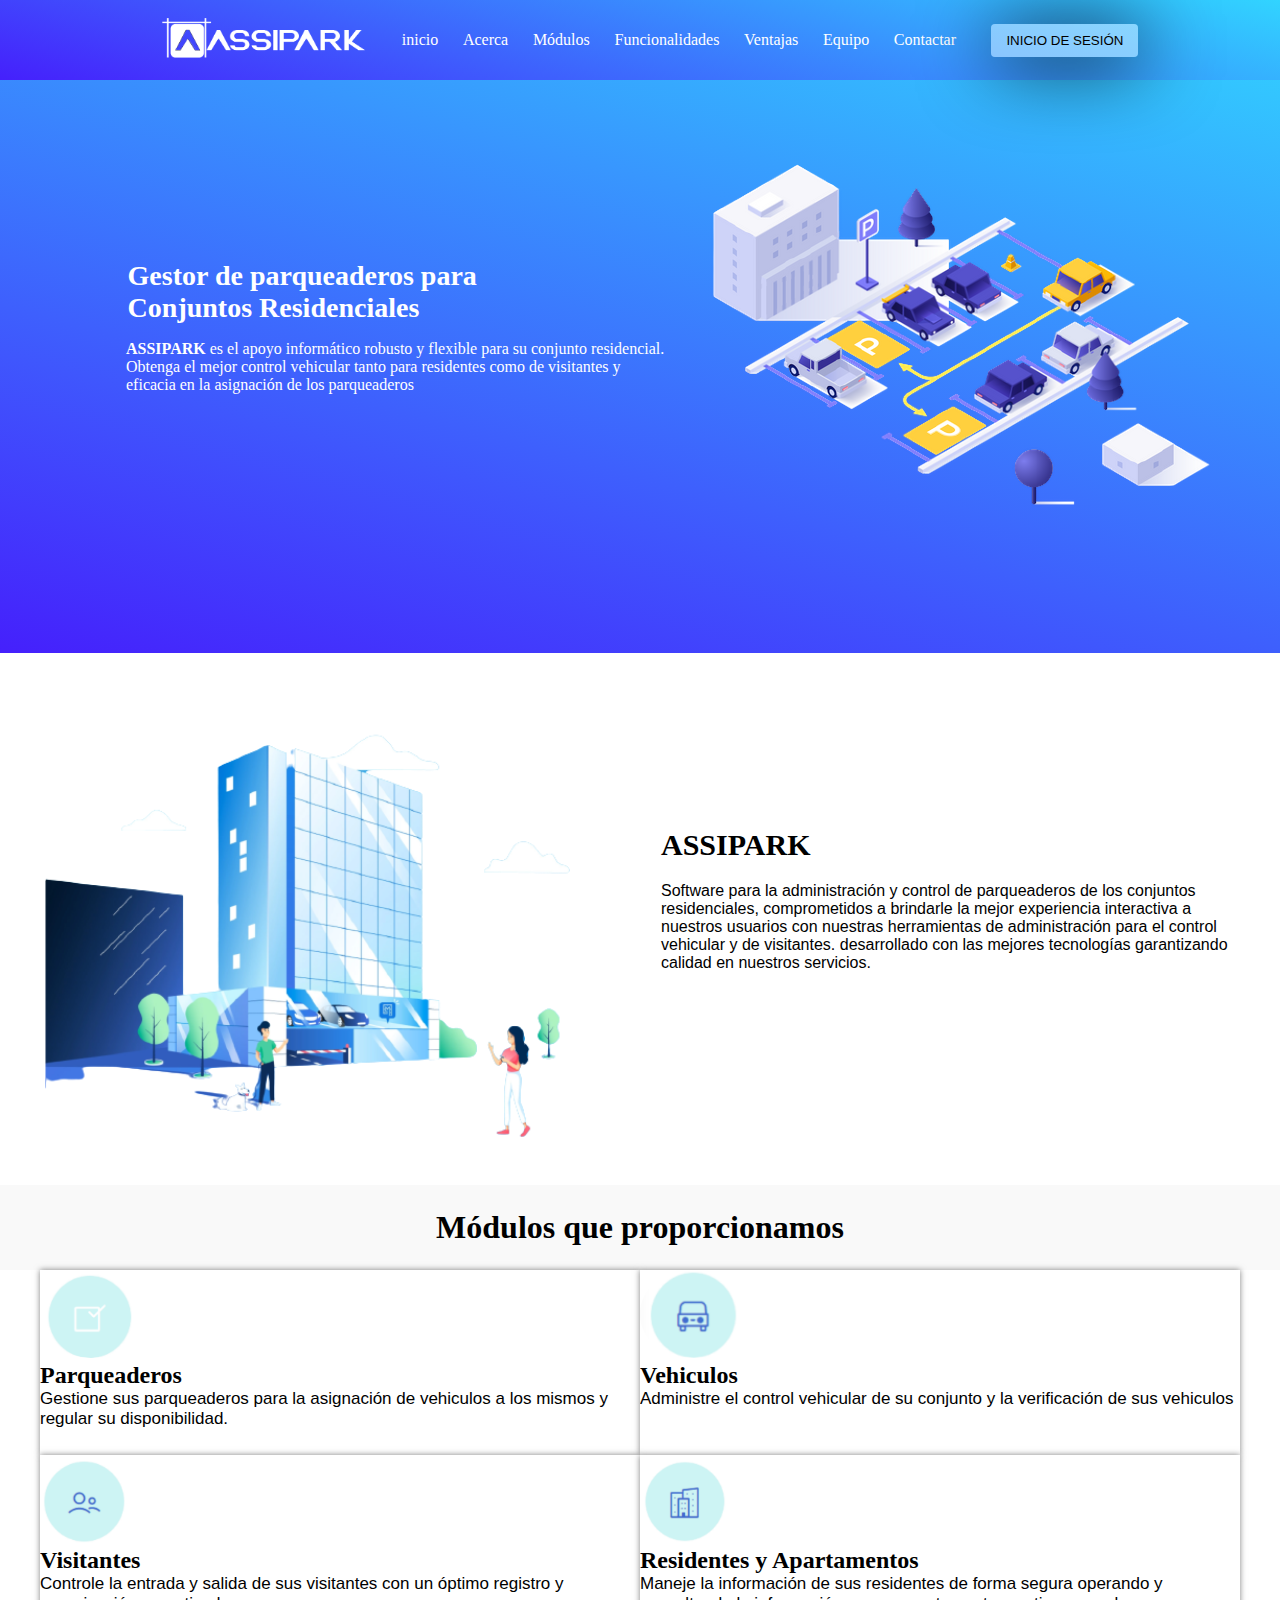
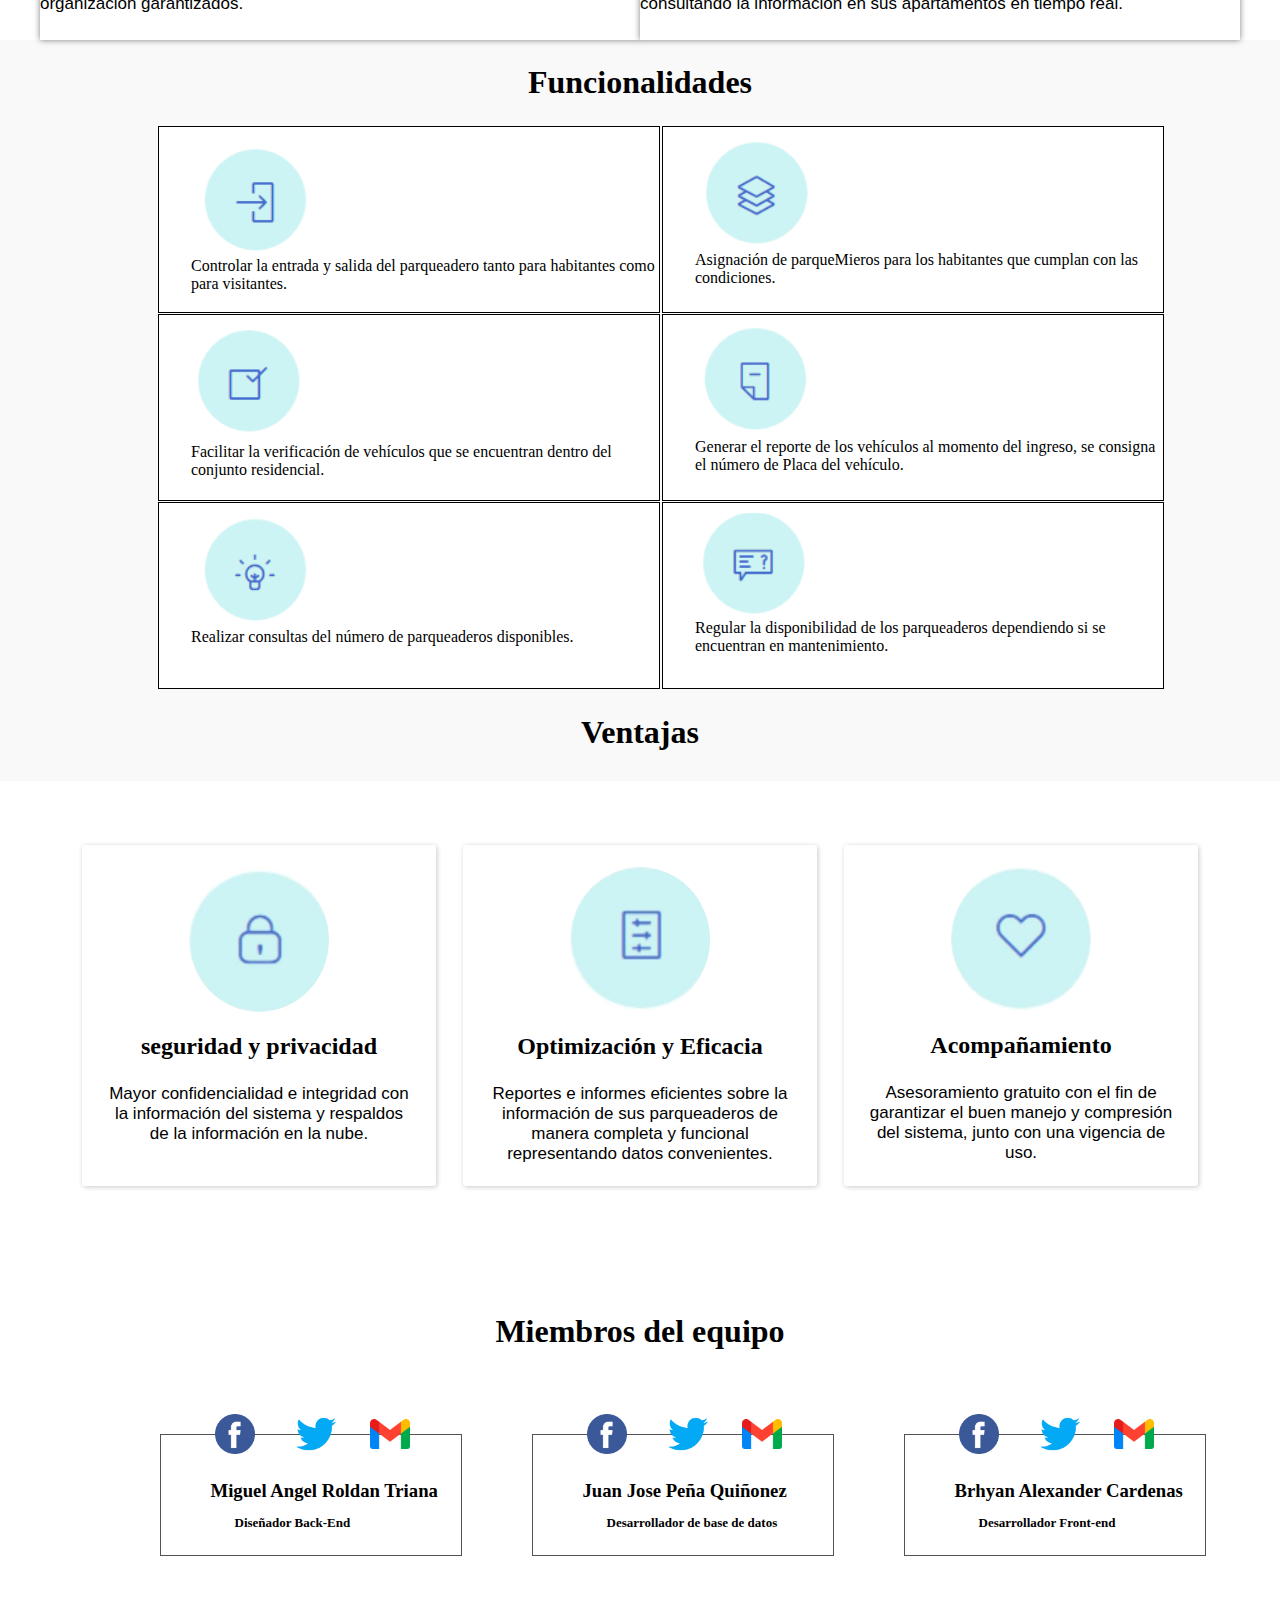
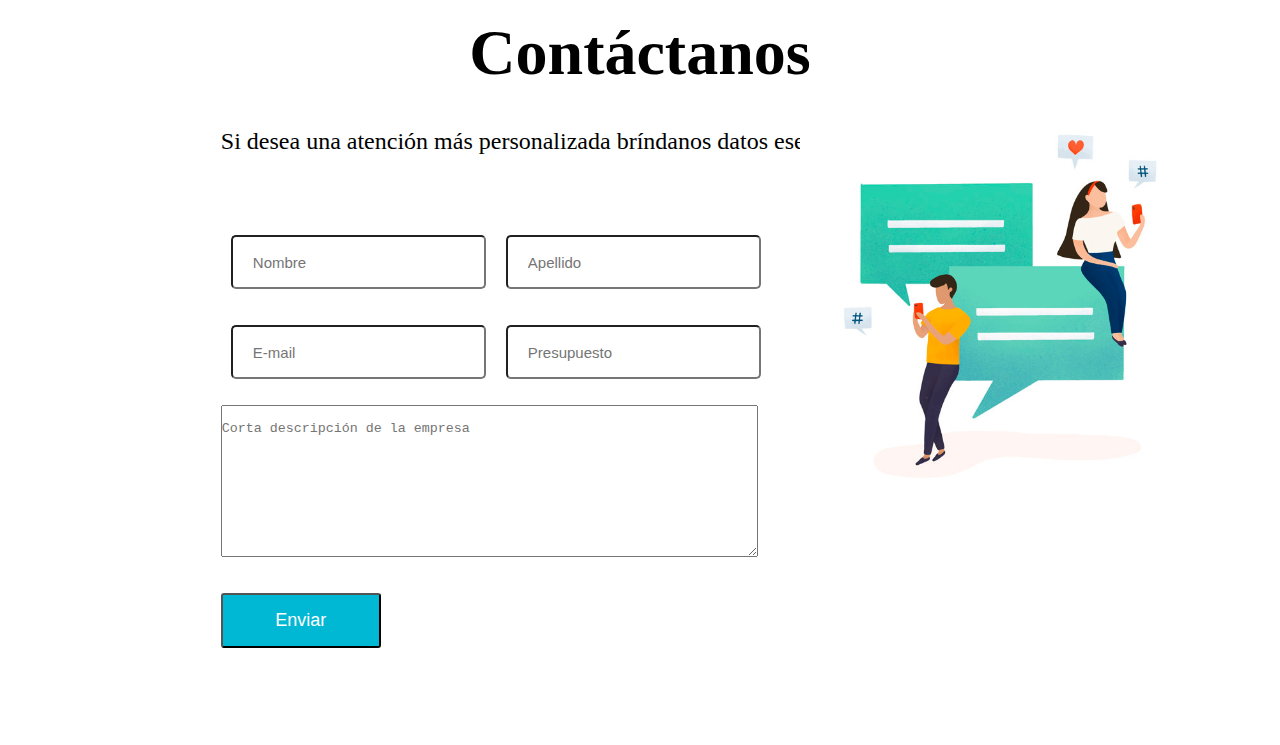
<file: index.html>
<!DOCTYPE html>
<html lang="en">
<head>
    <meta charset="UTF-8">
    <meta http-equiv="X-UA-Compatible" content="IE=edge">
    <meta name="viewport" content="width=device-width, initial-scale=1.0">
    <title>Assipark</title>
    <link rel="stylesheet" href="css/styles.css">
    <link rel="shortcut icon" href="img/logo_assipark.jpg" type="image/x-icon">
</head>
<body>
    <header>
        <div class="logo">
            <img src="img/LOGO_ASSIPARK_BLANCO.png" alt="LOGO_ASSIPARK">
        </div>
        <nav>
            <li><a href="#home-section" class="nav_links">inicio</a></li>
            <li><a href="#about-section" class="nav_links">Acerca</a></li>
            <li><a href="#titles-modules" class="nav_links">Módulos</a></li>
            <li><a href="#title-functionalities" class="nav_links">Funcionalidades</a></li>
            <li><a href="#title-advantages" class="nav_links">Ventajas</a></li>
            <li><a href="#title-members" class="nav_links">Equipo</a></li>
            <li><a href="#title-contact" class="nav_links">Contactar</a></li>
        </nav>
        <a href="html/pages/Login.html" class="btn"><button>INICIO DE SESIÓN</button></a>
    </header>
    <main>
        <section id="home-section">
            <div id="cont-section-home">
                <div>
                    <h1 id="title-home">Gestor de parqueaderos para <br>
                        Conjuntos Residenciales</h1>
                        <p><b>ASSIPARK</b> es el apoyo informático robusto y flexible para su conjunto
                            residencial. Obtenga el mejor control vehicular tanto para residentes como
                            de visitantes y eficacia en la asignación de los parqueaderos
                        </p>
                </div>
                <div id="img-home">
                    <img src="img/imagen-inicio.png" alt="home-section">
                </div>
            </div>
        </section>
        <section id="about-section">
            <div id="cont-section-about">
                <img src="img/ACERCA.png" alt="">
                    <h1 id="title-about">ASSIPARK</h1>
                    <P id="about-paragraph">Software para la administración y control de parqueaderos de los
                        conjuntos residenciales, comprometidos a brindarle la mejor
                        experiencia interactiva a nuestros usuarios con nuestras herramientas
                        de administración para el control vehicular y de visitantes. desarrollado
                        con las mejores tecnologías garantizando calidad en nuestros
                        servicios.
                    </P>
            </div>
        </section>
        <h1 id="titles-modules">Módulos que proporcionamos</h1>
        <section id="modules-section">
            <div id="cont-modules-section">
                <div id="Modules_4">
                    <div class="imagen-port">
                        <img class="img-modules" src="img/mo-parqueadero.png" alt="">
                        <h2>Parqueaderos</h2>
                        <p>Gestione sus parqueaderos para la asignación de vehiculos a los mismos y regular su disponibilidad. </p>
                    </div>
                    <div class="imagen-port">
                        <img class="img-modules" src="img/mo-vehiculos.png" alt="">
                        <h2>Vehiculos</h2>
                        <p>Administre el control vehicular de su conjunto y la verificación de sus vehiculos</p>
                    </div>
                    <div class="imagen-port">
                        <img class="img-modules" src="img/mo-visitantes.png" alt="">
                        <h2>Visitantes</h2>
                        <p>Controle la entrada y salida de sus visitantes con un óptimo registro y organización
                        garantizados.</p>
                    </div>
                    <div class="imagen-port">
                        <img class="img-modules" src="img/mo-residentes.png" alt="">
                        <h2>Residentes y Apartamentos</h2>
                        <p>Maneje la información de sus residentes de forma segura operando y consultando la información en sus apartamentos en tiempo real.</p>
                    </div>
                </div>
            </div>
        </section>
        <h1 id="title-functionalities">Funcionalidades</h1>
        <section id="functionalities-section">
            <div class="Modules_6">
                <div id="modules1">
                    <div class="functionalities-modules">
                        <img src="img/1.png" alt="" class="functionalities-img">
                        <p class="functionalities-paragraph">Controlar la entrada y salida del parqueadero tanto para habitantes
                            como para visitantes.</p>
                    </div>
                    <div class="functionalities-modules">
                        <img src="img/2.png" alt="" class="functionalities-img">
                        <p class="functionalities-paragraph">Facilitar la verificación de vehículos que se encuentran dentro del
                            conjunto residencial.</p>
                    </div>
                    <div class="functionalities-modules">
                        <img src="img/3.png" alt="" class="functionalities-img">
                        <p class="functionalities-paragraph">Realizar consultas del número de parqueaderos disponibles.</p>
                    </div>
                </div>
                <div id="modules2">
                    <div class="functionalities-modules">
                        <img src="img/4.png" alt="" class="functionalities-img">
                        <p class="functionalities-paragraph">Asignación de parqueMieros para los habitantes que cumplan con
                            las condiciones.</p>
                    </div>
                    <div class="functionalities-modules">
                        <img src="img/5.png" alt="" class="functionalities-img">
                        <p class="functionalities-paragraph">Generar el reporte de los vehículos al momento del ingreso, se
                            consigna el número de Placa del vehículo.</p>
                    </div>
                    <div class="functionalities-modules">
                        <img src="img/6.png" alt="" class="functionalities-img" >
                        <p class="functionalities-paragraph">Regular la disponibilidad de los parqueaderos dependiendo si se
                            encuentran en mantenimiento.</p>
                    </div>
                </div>
            </div>
        </section>
        <h2 id="title-advantages">Ventajas</h2>
        <section id="advantages-section">
            <div class="card-perfil">
                <div class="card-nombre">
                    <img src="../img/candado.jpeg" alt="">
                    <h2>seguridad y privacidad</h2>
                </div>
                <div class="card-descripcion">
                    <p>Mayor confidencialidad e integridad  
                        con la información del sistema y 
                        respaldos de la información en la 
                    nube.</p>
                </div>
            </div>
            <div class="card-perfil">
                <div class="card-nombre">
                    <img src="../img/lista.jpeg" alt="">
                    <h2>Optimización y Eficacia</h2>
                </div>
                <div class="card-descripcion">
                    <p>Reportes e informes eficientes sobre 
                        la información de sus parqueaderos 
                        de manera completa y funcional 
                        representando datos convenientes.
                    </p>    
                </div>
            </div>
            <div class="card-perfil">
                <div class="card-nombre">
                    <img src="../img/corazon.jpeg" alt="">
                    <h2>Acompañamiento</h2>
                </div>
                <div class="card-descripcion">
                    <p>Asesoramiento gratuito con el fin de 
                        garantizar el buen manejo y 
                        compresión del sistema, junto con 
                        una vigencia de uso.
                    </p>
                </div>
            </div>
            <section id="members-section">
                <h2 id="title-members">Miembros del equipo</h2>
                    <div id="cont-members-section">
                        <div class="contactos">
                            <div >
                                <img src="img/facebook.png" alt="" class="logo-fa">
                            </div>
                            <div>
                                <img src="img/gorjeo.png" alt="" class="logo-twitter">
                            </div>
                            <div>
                                <img src="img/gmail.png" alt=""  class="logo-email">
                            </div>
                            <div class="nombres">
                                <div id="text_name">
                                    <h3>Miguel Angel Roldan Triana</h3>
                                    <h4>Diseñador Back-End</h4>
                                </div>
                            </div>
                        </div>
                        <div class="contactos">
                            <div >
                                <img src="img/facebook.png" alt="" class="logo-fa">
                            </div>
                            <div>
                                <img src="img/gorjeo.png" alt="" class="logo-twitter">
                            </div>
                            <div>
                                <img src="img/gmail.png" alt=""  class="logo-email">
                            </div>
                            <div class="nombres">
                                <div id="text_name">
                                    <h3>Juan Jose Peña Quiñonez</h3>
                                    <h4>Desarrollador de base de datos</h4>
                                </div>
                            </div>
                        </div>
                        <div class="contactos">
                            <div >
                                <img src="img/facebook.png" alt="" class="logo-fa">
                            </div>
                            <div>
                                <img src="img/gorjeo.png" alt="" class="logo-twitter">
                            </div>
                            <div>
                                <img src="img/gmail.png" alt=""  class="logo-email">
                            </div>
                            <div class="nombres">
                                <div id="text_name">
                                    <h3>Brhyan Alexander Cardenas</h3>
                                    <h4>Desarrollador Front-end</h4>
                                </div>
                            </div>
                        </div>
                    </div>
            </section>
            <section id="contact-section">
                <div id="title-contact">
                    <h1>Contáctanos</h1>
                </div>
                <div id="paragraph-contact">
                    <p>Si desea una atención más personalizada bríndanos datos esenciales para comunicarnos</p>
                </div>
                <div class="container-forms-contact">
                    <div class="container_form_1">
                        <div id="container-input-contact">
                            <input type="text" placeholder="Nombre" required >
                            <input type="text" placeholder="Apellido" required>
                        </div>
                    </div>
                    <div class="container_form_2">
                        <div id="container-input-contact">
                            <input type="email" placeholder="E-mail" required>
                            <input type="number" placeholder="Presupuesto" required>
                        </div>
                    </div>
                    <div class="container_form_3">
                        <div id="container_textarea">
                            <textarea name="" id="" cols="65" rows="9" placeholder="Corta descripción de la empresa"></textarea>
                        </div>
                    </div>
                    <div class="container-button-contact">
                        <button onclick=alerta()>Enviar</button>
                    </div>
                </div>
                <div >
                    <img src="../img/personas chat.png" alt="" class="imagen-contact">
                </div>
            <script>
                function alerta(container_boton){
                    alert('se ha enviado la info')
                }
            </script>            
            </section>
        </section>
    </main> 
    <footer>
    </footer>
</body>
</html>
</file>
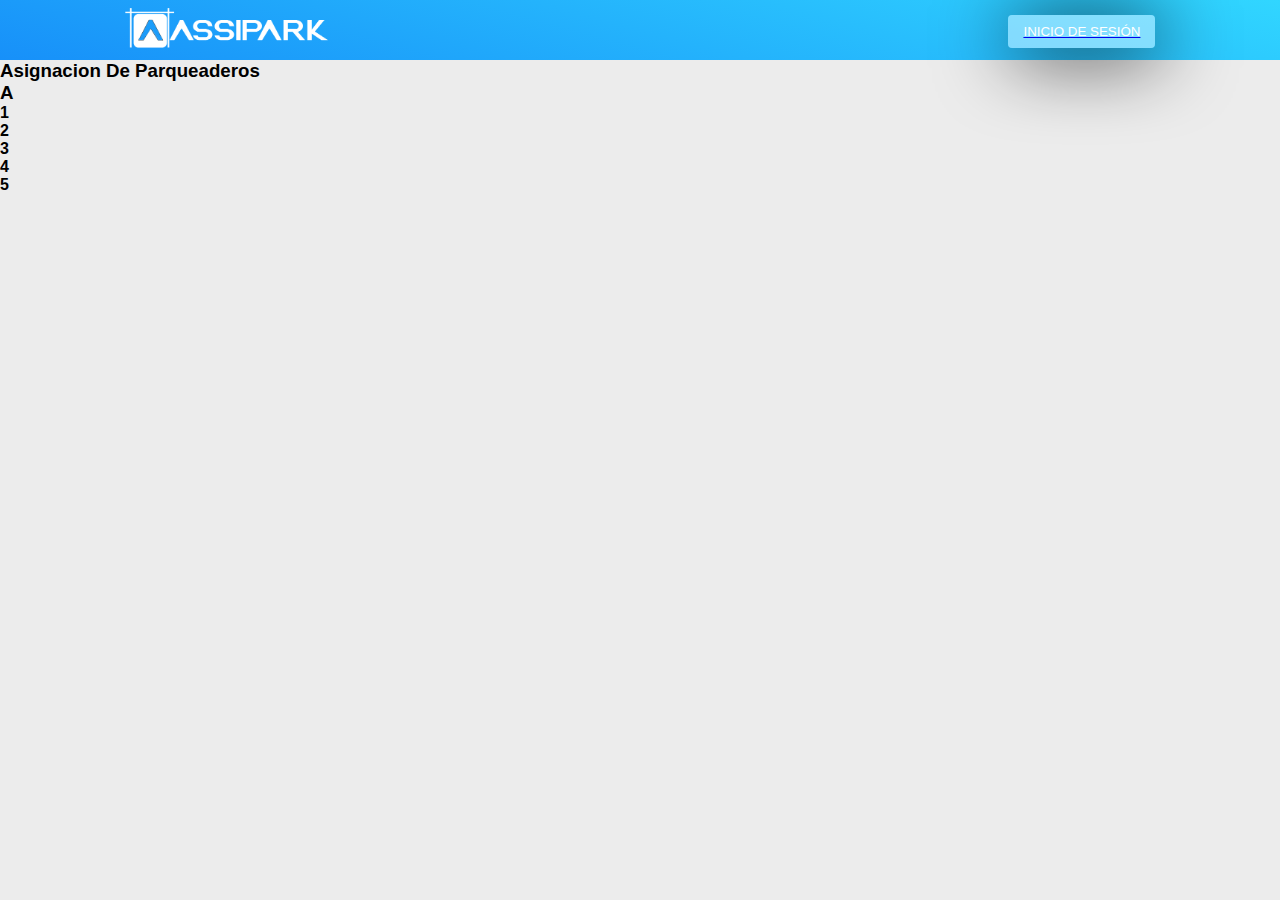
<file: html/page/administrador.html>
<!DOCTYPE html>
<html lang="en">
<head>
    <meta charset="UTF-8">
    <meta name="viewport" content="width=device-width, initial-scale=1.0">
    <meta http-equiv="X-UA-Compatible" content="ie=edge">
    <title>Assipark</title>
    <link rel="stylesheet" href="https://cdn.jsdelivr.net/npm/bootstrap@4.6.1/dist/css/bootstrap.min.css"
    integrity="sha384-zCbKRCUGaJDkqS1kPbPd7TveP5iyJE0EjAuZQTgFLD2ylzuqKfdKlfG/eSrtxUkn" crossorigin="anonymous">
    <link rel="stylesheet" href="https://stackpath.bootstrapcdn.com/font-awesome/4.7.0/css/font-awesome.min.css">
    <link rel="stylesheet" href="../../css/dashboard.css">
    <link rel="shortcut icon" href="../../img/logo_assipark.jpg" type="image/x-icon">
    <link rel="stylesheet" href="https://cdnjs.cloudflare.com/ajax/libs/font-awesome/6.1.1/css/all.min.css" integrity="sha512-KfkfwYDsLkIlwQp6LFnl8zNdLGxu9YAA1QvwINks4PhcElQSvqcyVLLD9aMhXd13uQjoXtEKNosOWaZqXgel0g==" crossorigin="anonymous" referrerpolicy="no-referrer">

</head>
<body>
    <header>
        <div class="logo">
            <img src="../../img/LOGO_ASSIPARK_BLANCO.png" alt="LOGO_ASSIPARK">
        </div>
        <nav>
        </nav>
        <a href="html/pages/Login.html" class="btn"><button>INICIO DE SESIÓN</button></a>
    </header>
    <section class="container">
        <div class="sidebar">
            <img src="../../img/left-bg.png" width="120" alt="Logo">
            <div 
            id="reloj">00 : 00 
            </div>
            <ul id="links-sidebar">
                <a href="" class="d-block text-secondary p-3"><i
                    class="fa-sharp fa-solid fa-house mr-2"></i>INICIO</a>
                <a href="" class="d-block text-secondary p-3"><i
                    class="fa-solid fa-user mr-2"></i></i>Usuarios</a>
                <a href="" class="d-block text-secondary p-3"><i
                    class="fa-solid fa-users mr-2"></i>Visitantes</a>
                <a href="" class="d-block text-secondary p-3"><i
                    class="fa-solid fa-car mr-2"></i>Vehiculos</a>
                <a href="" class="d-block text-secondary p-3"><i
                    class="fa-solid fa-building mr-2"></i>Apartamentos</a>
                <a href="" class="d-block text-secondary p-3"><i
                    class="fa-solid fa-users-between-lines mr-2"></i>Residentes</a>
                <a href="" class="d-block text-secondary p-3"><i
                    class="fa-solid fa-square-parking mr-2"></i>Parqueaderos</a>
                <a href="" class="d-block text-secondary p-3"><i
                    class="fa-solid fa-chart-simple mr-2"></i>Estadistica</a>
            </ul>
        </div>
        <div class="content">
            <button>Mostrar</button>
        </div>
    </section>
    <section id="content-admin">
        <h3>Asignacion De Parqueaderos</h3>    
        <div class="parking-block">
            <div class="title-block">
                <h3>A</h3>
            </div>
            <div class="elementos">
                <h4>1</h4>
            </div>
        </div>
        <div class="elementos">
            <h4>2</h4>
        </div>
        <div class="elementos">
            <h4>3</h4>
        </div>
        <div class="elementos">
            <h4>4</h4>
        </div>
        <div class="elementos">
            <h4>5</h4>
        </div>
    </section>
<!-- JS Script -->
<script src="https://code.jquery.com/jquery-1.12.4.min.js"></script>
<script>
  // Muestra SideBar
    $('button').on('click', function() {
    $(".container").toggleClass('show');
})
  // Oculta SideBar
    $('.side-hide').on('click', function() {
    $(".container").toggleClass('show');
    });

    function actual() {
            fecha = new Date(); 
            hora = fecha.getHours(); 
            minuto = fecha.getMinutes(); 
            if (hora < 10) { 
                hora = "0" + hora;
            }
            if (minuto < 10) { 
                minuto = "0" + minuto;
            }
            
            mireloj = hora + " : " + minuto;
            return mireloj;
        }
        function actualizar() { 
            mihora = actual(); 
            mireloj = document.getElementById("reloj"); 
            mireloj.innerHTML = mihora; 
        }
        setInterval(actualizar, 1000);
    </script>

</body>
</html>
</file>
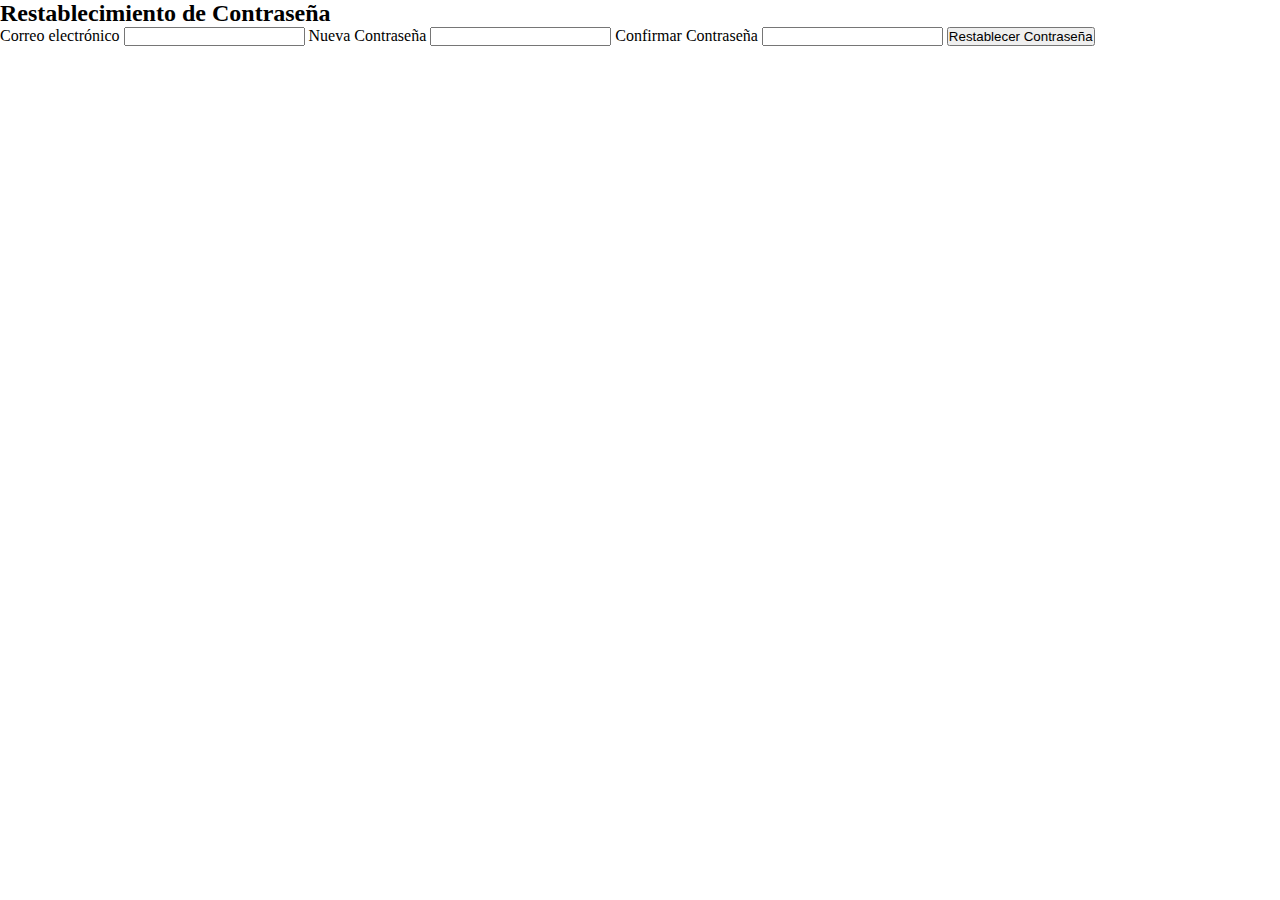
<file: html/pages/new_password.html>
<!DOCTYPE html>
<html lang="en">
<head>
    <meta charset="UTF-8">
    <meta http-equiv="X-UA-Compatible" content="IE=edge">
    <meta name="viewport" content="width=device-width, initial-scale=1.0">
    <title>Assipark</title>
    <link rel="stylesheet" href="../../css/Login.css">
    <link rel="shortcut icon" href="../../img/logo_assipark.jpg" type="image/x-icon">
    <link rel="stylesheet" href="https://cdnjs.cloudflare.com/ajax/libs/font-awesome/6.1.1/css/all.min.css" integrity="sha512-KfkfwYDsLkIlwQp6LFnl8zNdLGxu9YAA1QvwINks4PhcElQSvqcyVLLD9aMhXd13uQjoXtEKNosOWaZqXgel0g==" crossorigin="anonymous" referrerpolicy="no-referrer">
</head>
<body>
    <form action="" id="form-new-password">
        <div id="header-form">
            <h2>Restablecimiento de Contraseña</h2>
        </div>
        <div id="cont-form-new-password">
            <label for="email-new-password">Correo electrónico</label>
            <input type="email"  id="email-new-password"  class="input-new-password" required>

            <label for="new-password">Nueva Contraseña</label>
            <input type="password" id="new-password" class="input-new-password" required>

            <label for="confirm-password">Confirmar Contraseña</label>
            <input type="password" id="confirm-password" class="input-new-password" required>

            <input type="submit" value="Restablecer Contraseña" id="submit-new-password" >
        </div>
    </form>
</body>
</html>
</file>
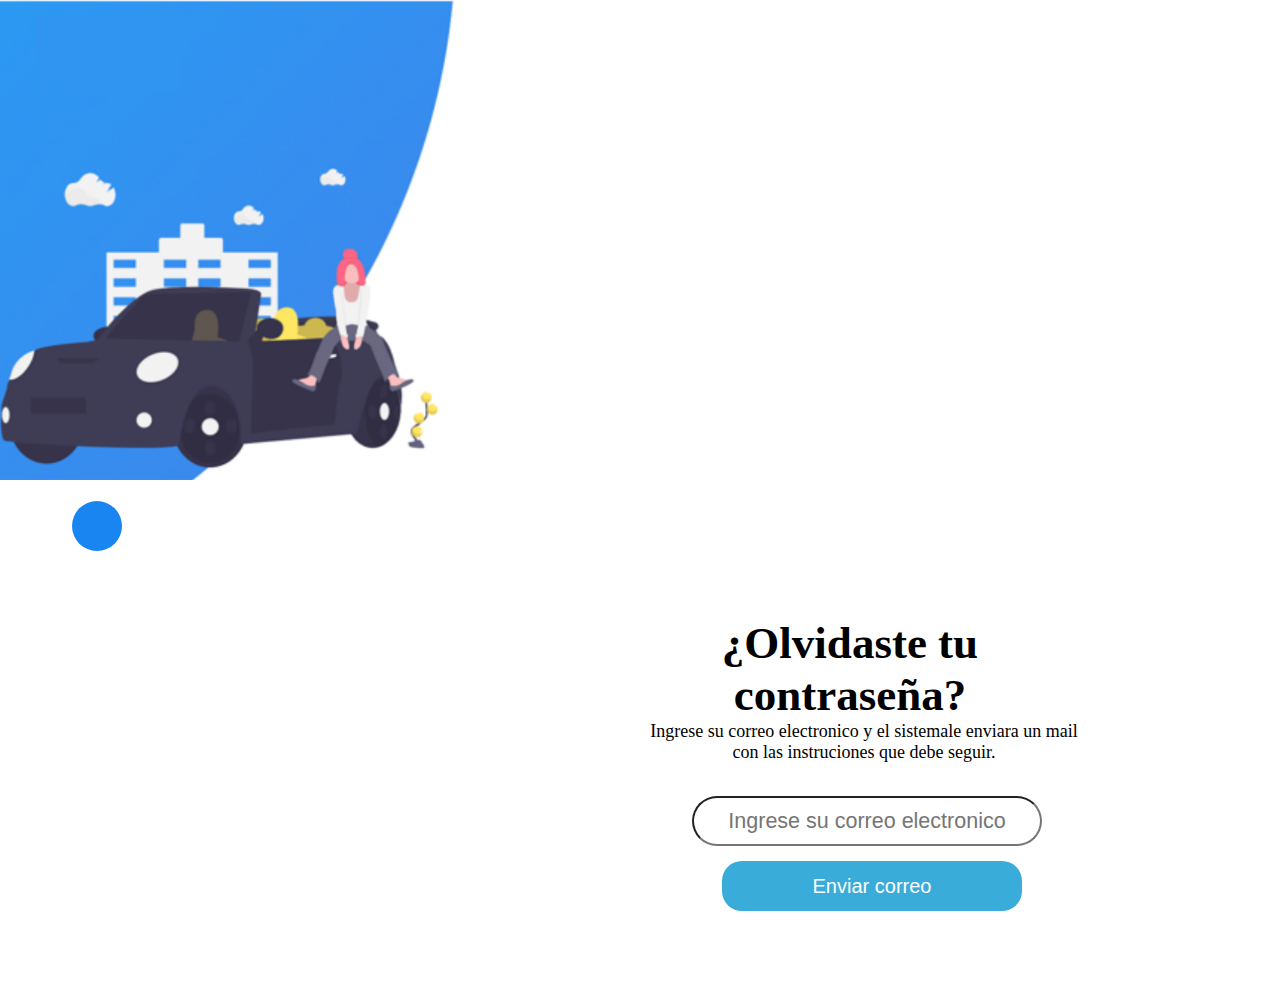
<file: html/pages/restore_password.html>
<!DOCTYPE html>
<html lang="en">
<head>
    <meta charset="UTF-8">
    <meta http-equiv="X-UA-Compatible" content="IE=edge">
    <meta name="viewport" content="width=device-width, initial-scale=1.0">
    <title>Assipark</title>
    <link rel="stylesheet" href="../../css/Login.css">
    <link rel="shortcut icon" href="../../img/logo_assipark.jpg" type="image/x-icon">
    <link rel="stylesheet" href="https://cdnjs.cloudflare.com/ajax/libs/font-awesome/6.1.1/css/all.min.css" integrity="sha512-KfkfwYDsLkIlwQp6LFnl8zNdLGxu9YAA1QvwINks4PhcElQSvqcyVLLD9aMhXd13uQjoXtEKNosOWaZqXgel0g==" crossorigin="anonymous" referrerpolicy="no-referrer">
</head>
<body>
    <div 
        class="fondo"><img class="imagen_fondo" src="../../img/restore-password.png" alt="">
    </div>
<div>
    <a href="../../index.html" id="icono-restore">            
        <i class="fa-solid fa-arrow-left"></i>
    </a>
    <div class="container_forms">
        <div class="recovery-container">
            <div id="title-container-restore">
                <h2>¿Olvidaste tu contraseña?</h2>
            </div>
            <div id="paragraph-container-restore">
                <p>Ingrese su correo electronico y el sistemale enviara un mail con las instruciones  que debe seguir.</p>
            </div>
        </div>
        <form action="new_password.html">
            <div class="inputs-container">
                <div>
                    <i class="fa-solid fa-envelope"></i>
                    <input type="email" placeholder="Ingrese su correo electronico" required pattern="[A-Za-z-@]{1-8}">
                </div>
                <div id="input-button-restore">
                    <button>Enviar correo</button>
                </div>
            </div>
        </form>
    </div>
</div>
</body>
</html>
</file>
<file: css/styles.css>
*{
    margin: 0%;
    padding: 0%;
}

body{
    background-color: rgb(249, 249, 249);
}

/*navbar-menu*/

header{
    background: linear-gradient(15deg, rgb(69, 32, 252), rgb(49, 214, 255));
    display: flex;
    content:'';
    justify-content:center ;
    align-items: center;
    height: 70px;
    padding: 5px 10px;
    list-style: none;
    position: fixed;
    z-index: 3;
    width: 100%;

}

header .logo img{
    cursor: pointer;
    height: 40px;
    margin-right: 25px;
    width: auto;
    transition: all 0.3s ;
    -webkit-transition: all 0.3s ;
    -moz-transition: all 0.3s ;
    -ms-transition: all 0.3s ;
    -o-transition: all 0.3s ;
}

header .logo img:hover{
    transform: scale(1.2);
    -webkit-transform: scale(1.2);
    -moz-transform: scale(1.2);
    -ms-transform: scale(1.2);
    -o-transform: scale(1.2);
}

header nav li {
    display: inline-block;
    padding: 0 10px;
}

header nav li a{
    font-family: 'Times New Roman', Times, serif;
    transform: scale(1.1);
    -webkit-transform: scale(1.1);
    -moz-transform: scale(1.1);
    -ms-transform: scale(1.1);
    -o-transform: scale(1.1);
}

header nav a{
    font-size: 700;
    color: white;
    text-decoration: none;
    margin: 0.35px;
}

header nav li a:hover{
    color: #69c3bc;
    text-decoration: underline;
}

header .btn button{
    font-size: 600;
    margin-left: 25px;
    padding: 9px 15px;
    border: none;
    border-radius: 4px;
    -webkit-border-radius: 4px;
    -moz-border-radius: 4px;
    -ms-border-radius: 4px;
    -o-border-radius: 4px;
    box-shadow: 4px 5px 77px black;
    cursor: pointer;
    transition: all 0.3 ease 0s;
    -webkit-transition: all 0.3 ease 0s;
    -moz-transition: all 0.3 ease 0s;
    -ms-transition: all 0.3 ease 0s;
    -o-transition: all 0.3 ease 0s;
    text-decoration:  none;
    background-color: rgb(240, 248, 255 ,0.45);
}

header a button:hover{
    transform: scale(1.1);
    -webkit-transform: scale(1.1);
    -moz-transform: scale(1.1);
    -ms-transform: scale(1.1);
    -o-transform: scale(1.1);
    text-decoration: none;
    background-color: rgb(132, 105, 195, 0.90);
} 

/*home-section*/

#home-section{
    background: linear-gradient(15deg, rgb(69, 32, 252), rgb(49, 214, 255));
    
}

#img-home{
    margin-top: 88px;
    height: 505px;
}

#cont-section-home{
    display: flex;
    padding: 30px;
    align-items: center;
}

#title-home{
    color: white;
    font-size: 28px;
    margin-bottom: 1rem;
    margin-left: 6.1rem;

}

#home-section p {
    color: white;
    margin-left: 6rem;
}

/*section-about*/

#about-section{
    background-color: white;
}


#cont-section-about{
    padding: 45px;
    align-items: center;
    overflow: hidden;
}

#cont-section-about img{
    transform: scaleX(-1);
    width: 38.5rem;
    float: left;
}

#title-about{
    margin-top: 130px;
    margin-bottom: -5rem;
    font-size: 30px;
    color: black;
}

#about-paragraph{
    margin-top: 100px;
    font-family: 'Gill Sans', 'Gill Sans MT', Calibri, 'Trebuchet MS', sans-serif;
    color: black;
}

/*modules-section*/

#titles-modules{
    text-align: center;
    margin-top: 1.5rem;
    margin-bottom: 1.5rem;
}

#modules-section{
    background-color: white;
}

#Modules_4{
    display: flex;
    justify-content: center;
    flex-wrap: wrap;
}

.imagen-port{
    background-color: white;
    width: 600px;
    height: 185px;
    overflow: hidden;
    cursor: pointer;
    box-shadow: 0 0 6px rgba(0, 0, 0, .5);
}
.imagen-port:hover{
    transform: scale(1.1);
    -webkit-transform: scale(1.1);
    -moz-transform: scale(1.1);
    -ms-transform: scale(1.1);
    -o-transform: scale(1.1);
}

.imagen-port p{
    font-family: Arial, Helvetica, sans-serif;
    font-size: 17px;
}

.img-modules{
    height: 5.5rem;
    border-radius: 50%;
    -webkit-border-radius: 50%;
    -moz-border-radius: 50%;
    -ms-border-radius: 50%;
    -o-border-radius: 50%;
}

/*functionalities-section*/

#title-functionalities{
    text-align: center;
    margin-top: 1.5rem;
    margin-bottom: 1.5rem;
}

.Modules_6{
    display: flex;
    justify-content: space-evenly;
}

#modules1{
    margin-left: 157px;

}

#modules2{
    margin-right: 127px;
}

.functionalities-modules{
    background-color: white;
    width: 500px;
    margin: 1px;
    height: 185px;
    overflow: hidden;
    cursor: pointer;
    border: solid 1px;
}

.functionalities-paragraph{
    margin-left: 2rem;
    margin-bottom: 1rem;
}

.functionalities-img{
    margin-left: 2rem;
    margin-top: 10px;
}

/*advantages-section*/

#title-advantages{
    text-align: center;
    margin-top: 1.5rem;
    margin-bottom: 1.5rem;
    font-size: 2rem;
}

#advantages-section{
    background-color: white;
    width: 100%;
    display: flex;
    gap: 27px;
    flex-wrap: wrap;
    justify-content: center;
    margin-top: 30px;
}
.card-perfil{
    margin-top: 4rem;
    width: 310px;
    padding: 20px;
    box-shadow: 1px 1px 5px rgb(201, 201, 201);
    border: solid rgba(3, 133, 255, 0) 2px;
    border-radius: 3px;
    -webkit-border-radius: 3px;
    -moz-border-radius: 3px;
    -ms-border-radius: 3px;
    -o-border-radius: 3px;
}

.card-perfil:hover{
border: solid rgb(3, 133, 255) 2px;
}

.card-perfil img{
    width: 140px;
    border-radius: 50%;
    transition: all .3s ;
}
.card-nombre{
    display: flex;
    flex-direction: column;
    align-items: center;
    gap: 5px;
    color: black;
}

.card-nombre h2{
    margin-top: 1rem;
}

.card-descripcion p{
    color: black;
    font-family: Arial, Helvetica, sans-serif;
    text-align: center;
    font-size: 17px;
    margin-top: 1.5rem;
}

/*members-section*/

#title-members{
    text-align: center;
    margin-bottom: 4rem;
    font-size: 2rem;
}

#members-section{
    margin-top: 100px;
    height: 300px;
    background-color: white;
}


#cont-members-section{
    display: flex;
    flex-direction: row;
    margin-left: 15px;
}

.logo-fa {
    position: absolute;
    margin-left: 125px;
    height: 40px;
}

.logo-twitter {
    position: absolute;
    margin-left: 206px;
    height: 40px;
}

.logo-email {
    position: absolute;
    margin-left: 280px;
    height: 40px;
}


.nombres {
    width: 300px;
    height: 120px;
    margin-top: 20px;
    margin-left: 70px;
    border: 1px rgb(83, 83, 83) solid;  

}

#text_name {
    margin-top: 45px;
    margin-left: 50px;
}

.nombres h4{
    margin-top: 13px;
    margin-left: 24px;
    font-size: 13px;
}

#text_name4 h3{
    margin-top: 75px;
    margin-left: 70px;
}

#text_name4 h4 {
    margin-left: 85px;
    
}

.fa-brands, .fab {
    font-family: "Font Awesome 6 Brands";
    font-weight: 400;
}

/*contact-section*/

#title-contact{
    margin-top: -1.5rem;
    text-align: center;
    font-size: 2rem;
    margin-bottom: 3rem;
}

#paragraph-contact{
    margin-top: -10px;
    text-align: center;
    font-size: 24px;
    margin-bottom: 70px;
}

.container-forms-contact{
    width: 700px;
    height: 520px;
    top: 250px;
}

.container_form_1 {
    width: 100%;
    height: 90px;
}

.container_form_2 {
    width: 100%;
    height: 90px;
}

.container_form_3 {
    width: 630px;
    height: 173px;
}

.container_form_3 textarea {
    padding-top: 15px;
}

#container-input-contact {
    width: 550px;
    display: flex;
    flex-direction: row;
}

#container-input-contact input{
    width: 50%;
    height: 50px;
    margin: 10px;
    border-radius: 5px;
    padding-left: 20px;
    font-size: 15px;
}

.container-button-contact {
    padding-top: 15px;
}

.imagen-contact{
    background-color: skyblue;
    width: 400px;
    height: 400px;
    top: 3300px;
    left: 800px;
    position: absolute;
}
.imagen-contact img{
    width: 400px;
    height: 400px;
}

.container-button-contact button {
    width: 160px;
    height: 55px;
    background-color: #00b7d4;
    color: white;
    border-radius: 3px;
    font-size: 18px;
}
</file>
<file: css/dashboard.css>
* {
    margin: 0;
    padding: 0;
    box-sizing: border-box;
}

/*nav*/

header{
    background: linear-gradient(15deg, rgb(23, 144, 249), rgb(49, 214, 255));
    display: flex;
    content:'';
    justify-content:space-around ;
    align-items: center;
    height: 60px;
    padding: 5px 10px;
    list-style: none;

}

header .logo img{
    cursor: pointer;
    height: 40px;
    margin-right: 25px;
    width: auto;
    transition: all 0.3s ;
    -webkit-transition: all 0.3s ;
    -moz-transition: all 0.3s ;
    -ms-transition: all 0.3s ;
    -o-transition: all 0.3s ;
}

header .logo img:hover{
    transform: scale(1.2);
    -webkit-transform: scale(1.2);
    -moz-transform: scale(1.2);
    -ms-transform: scale(1.2);
    -o-transform: scale(1.2);
}

header nav li {
    display: inline-block;
    padding: 0 10px;
}

header nav li a{
    font-family: 'Times New Roman', Times, serif;
    transform: scale(1.1);
    -webkit-transform: scale(1.1);
    -moz-transform: scale(1.1);
    -ms-transform: scale(1.1);
    -o-transform: scale(1.1);
}

header nav a{
    font-size: 700;
    color: white;
    text-decoration: none;
    margin: 0.35px;
}

header nav li a:hover{
    color: #69c3bc;
    text-decoration: underline;
}

header .btn button{
    font-size: 600;
    margin-top: 7px;
    margin-left: 196px;
    padding: 9px 15px;
    border: none;
    border-radius: 4px;
    -webkit-border-radius: 4px;
    -moz-border-radius: 4px;
    -ms-border-radius: 4px;
    -o-border-radius: 4px;
    box-shadow: 4px 5px 77px black;
    cursor: pointer;
    transition: all 0.3 ease 0s;
    -webkit-transition: all 0.3 ease 0s;
    -moz-transition: all 0.3 ease 0s;
    -ms-transition: all 0.3 ease 0s;
    -o-transition: all 0.3 ease 0s;
    text-decoration:  none;
    background-color: rgb(240, 248, 255 ,0.45);
}

header a button:hover{
    transform: scale(1.1);
    -webkit-transform: scale(1.1);
    -moz-transform: scale(1.1);
    -ms-transform: scale(1.1);
    -o-transform: scale(1.1);
    text-decoration: none;
    background-color: rgb(132, 105, 195, 0.90);
} 

/*sidebar*/

.container {
    padding-left: 0;
    position: fixed;
    left: -250px;
    transition: all ease-in-out 300ms;
}

.sidebar {
    background-color: white;
    width: 250px;
    height: 100%;
    overflow: auto;
    float: left;
    border: solid;
    border-bottom: none;
    border-top: none;
    border-left:none ;
}

.sidebar img {
    height: 78px;
    width: 353px;
    display: block;
    margin-top: -4px;
    margin-left: -2rem;
}



.sidebar ul li {
    list-style: none;
    padding: 12px 10px;
}

.sidebar ul li:hover {
    background: #4e4e4e;
    cursor: pointer;

}

.sidebar ul li a {
    text-decoration: none;
    color: rgb(0, 0, 0);
    opacity: .7;
    font-size: 17px;
    font-family: sans-serif;
}

.content {
    padding: 20px;
    font-size: 16px;
    color: black;
    font-family: sans-serif;
    }

.content h2 {
    font-size: 30px;
    text-transform: uppercase;
    margin-left: 310px;
    margin-bottom: 10px;

}

.content p {
    font-size: 18px;
    text-align: justify;
    margin-left: 310px
}
button {
    background-color: rgb(31, 166, 251);
    color: white;
    padding: 24px 1px;
    border: none;
    display: block;
    margin: 5px auto;
    cursor: pointer;
    margin-top: -20px;
    margin-left: -40px;
    border-radius: 3px 30px 30px 3px;
    -webkit-border-radius: 3px 30px 30px 3px;
    -moz-border-radius: 3px 30px 30px 3px;
    -ms-border-radius: 3px 30px 30px 3px;
    -o-border-radius: 3px 30px 30px 3px;
}

.show {
    left: 0;
}



#reloj {
    width: 250px;
    height: 60px;
    padding: 8px 36px;
    color: #5f5e5ec6;
    font: bold 50px dotum, "lucida sans", arial;
    margin-bottom: -1px;
    margin-top: -50px;
}

:root {
    --blanco: #ffffff;
    --gris: #ececec;
    --naranja: #F2810C;
    --amarillo: rgba(253, 250, 86, 0.623);
    --negro: #000000;
}

body {
    overflow: hidden;
    font-family: 'Nunito', sans-serif;
    font-weight: 300;
    color: var(--negro);
    background-color: var(--gris);
}

#sidebar-container {
    min-height: 100vh;
    width: 20rem;
}

#sidebar-container .logo {
    padding: 30px 30px;
}

#sidebar-container .menu {
    width: 18rem;
    padding-left: 30px;
    text-decoration: none;
}

.bg-primary- {
    background-color: var(--blanco);
}

a:hover {
    text-decoration: none;
}

.bg-primary-1 {
    width: 75%;
    float: right;
    background-color: rgb(25, 171, 255);
    padding: 30px;
    margin: 10px;
    margin-top: 0px;
}
</file>
<file: css/Login.css>
*{
    margin: 0%;
    padding: 0%;
    box-sizing: border-box;
}

/*Login*/

.background-login {
    position: absolute;
    z-index: -3;
}

.background-image {
    height: 787px;
    width: 1100px;
    margin-left: -7.5px;
    margin-top: -7.5px;
}

#icono-login{
    position: absolute;
    z-index: 3;
    background-color: rgb(25, 133, 241);
    width: 60px;
    height: 50px;
    border-radius: 50px;
    margin-top: 17px;
    margin-left: 72px;
    border: none;
}

#icono-login:hover {
    background-color: rgb(69, 133, 185);
}

#icono-login i {
    color: white;
    font-size: 3rem;
    margin-top: -23px;
    margin-left: -19px;
}

.image-login{
    position: absolute;
    left: 90px;
    margin-top: 130px;
}

.image-login img {
    width: 640px;
    height: 620px;
}

#title-login {
    color: rgb(46, 43, 43);
    position: absolute;
    font-size: 56px;
    margin-top: 80px;
    margin-left: 140px;
}

#logo_login {
    position: absolute;
    width: 130px;
    height: 130px;
    margin-top: 160px;
    margin-left: 230px;
}

.form-container-login {
    position: absolute;
    display: flex;
    flex-direction: column;
    width: 600px;
    height: 251px;
    margin-top: 100px;
    margin-left: 850px;
}

.form-container-login button {
    height: 50px;
    width: 300px;
    color: white;
    background-color: rgb(57, 172, 218);
    border-color: rgba(57, 172, 218, 0);
    border-radius: 30px;
    font-size: 20px;
}

.inputs-container-login {
    padding: 312px 122px 95px 132px;
}

i {
    z-index: 2;
    position: absolute;
    margin-top: 20px;
    margin-left: 30px;
    color: gray;
}

.inputs-container-login input {
    width: 350px;
    height: 50px;
    border-radius: 50px;
    text-align: center;
    font-size: 21.5px;
}

#input-container-text input {
    background-color: rgb(238, 230, 230);
}

#input-container-password {
    margin-top: 15px;
}

#input-container-password input {
    background-color: rgb(238, 230, 230);
}


#input-container-button {
    text-align: center;
    margin-top: 10px;
    margin-left: -20px;
}


.form-container-login button:hover {
    background-color: rgb(57, 86, 218);
}


#button_register {
    background-color: rgb(122, 212, 234);
    width: 150px;
    height: 40px;
    position: absolute;
    margin-top: -85px;
    margin-left: 230px;
}

#button_register:hover {
    background-color: rgb(127, 176, 255);
}

#restore-password-login {
    margin-top: 540px;
    margin-left: 175px;
    z-index: 3;
    position: absolute;
}

#restore-password-login a  {
    text-decoration: none;
    color: black;
}

#restore-password-login h2  {
    margin-top: -2.2rem;
}
/*restore-password*/

.recovery-container {
    position: absolute;
    flex-direction: column;
    width: 400px;
    text-align: center;
    margin-top: 80px;
    margin-left: 90px;
}

.container_forms {
    display: flex;
    margin-left: 560px;
}


#title-container-restore {
    font-size: 30px;
    margin-top: 53px;
}

#paragraph-container-restore {
    font-size: 18px;
    text-align: center;
    margin-right: -28px;
}



.inputs-container {
    padding: 312px 122px 95px 132px;
    
}

.inputs-container input {
    width: 350px;
    height: 50px;
    border-radius: 50px;
    text-align: center;
    font-size: 21.5px;

}

#input-button-restore {
    margin-top: 15px;
}

button {
    background-color: rgb(57, 172, 218);
    color: white;
    font-size: 20px;
    height: 50px;
    width: 300px;
    margin-left: 30px;
    border-radius: 20px;
    border-color: rgba(57, 172, 218, 0);
}

button:hover {
    background-color: rgb(57, 86, 218);
}

#icono-restore{
    position: absolute;
    background-color: rgb(25, 133, 241);
    width: 50px;
    height: 50px;
    border-radius: 50px;
    margin-top: 17px;
    margin-left: 72px;
    border: none;
}

#icono-restore i {
    color: white;
    margin-top: 5px;
    margin-left: 7px;
    font-size: 2.5rem;
}


i {
    position: absolute;
    margin-top: 23px;
    margin-left: 15px;
    color: gray;
}
</file>
